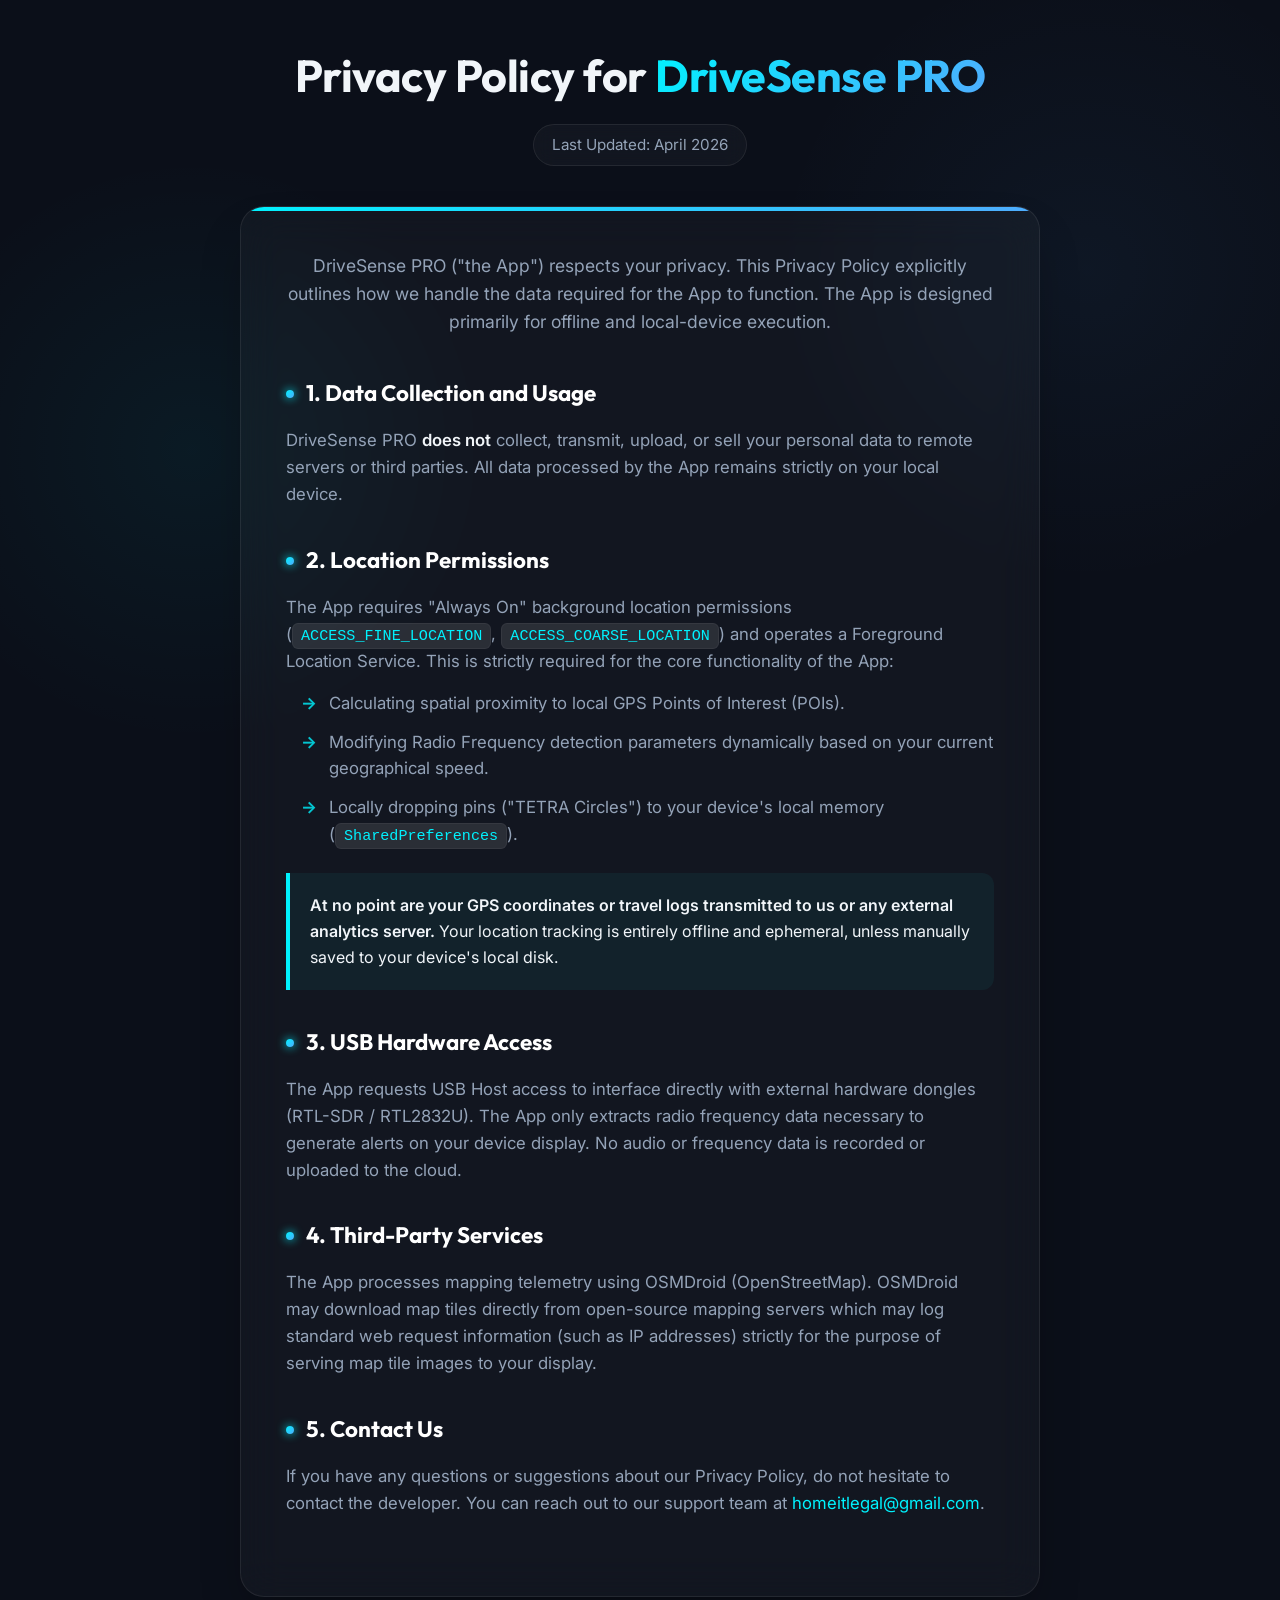
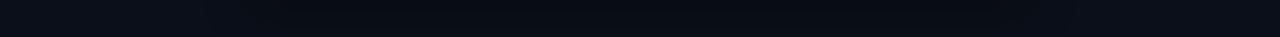
<file: privacy_policy.html>
<!DOCTYPE html>
<html lang="en">
<head>
    <meta charset="UTF-8">
    <meta name="viewport" content="width=device-width, initial-scale=1.0">
    <title>Privacy Policy | DriveSense PRO</title>
    <link href="https://fonts.googleapis.com/css2?family=Inter:wght@300;400;600&family=Outfit:wght@500;700&display=swap" rel="stylesheet">
    <style>
        :root {
            --bg-color: #0b0f19;
            --card-bg: rgba(255, 255, 255, 0.03);
            --card-border: rgba(255, 255, 255, 0.08);
            --text-primary: #f1f5f9;
            --text-secondary: #94a3b8;
            --accent-gradient: linear-gradient(135deg, #00f2fe 0%, #4facfe 100%);
            --accent-color: #00f2fe;
        }

        * {
            margin: 0;
            padding: 0;
            box-sizing: border-box;
        }

        body {
            font-family: 'Inter', sans-serif;
            background-color: var(--bg-color);
            color: var(--text-primary);
            line-height: 1.6;
            min-height: 100vh;
            display: flex;
            justify-content: center;
            padding: 40px 20px;
            background-image: 
                radial-gradient(circle at 15% 50%, rgba(0, 242, 254, 0.05), transparent 25%),
                radial-gradient(circle at 85% 30%, rgba(79, 172, 254, 0.05), transparent 25%);
            background-attachment: fixed;
        }

        .container {
            max-width: 800px;
            width: 100%;
        }

        header {
            text-align: center;
            margin-bottom: 40px;
            animation: fadeInDown 0.8s ease-out;
        }

        h1 {
            font-family: 'Outfit', sans-serif;
            font-size: 2.8rem;
            margin-bottom: 12px;
            letter-spacing: -0.5px;
        }

        .gradient-text {
            background: var(--accent-gradient);
            -webkit-background-clip: text;
            -webkit-text-fill-color: transparent;
            background-clip: text;
        }

        .last-updated {
            color: var(--text-secondary);
            font-size: 0.95rem;
            font-weight: 400;
            display: inline-block;
            padding: 8px 18px;
            background: var(--card-bg);
            border: 1px solid var(--card-border);
            border-radius: 30px;
            backdrop-filter: blur(10px);
        }

        .content-card {
            background: var(--card-bg);
            border: 1px solid var(--card-border);
            border-radius: 24px;
            padding: 45px;
            backdrop-filter: blur(20px);
            box-shadow: 0 25px 50px -12px rgba(0, 0, 0, 0.3);
            animation: fadeInUp 0.8s ease-out;
            position: relative;
            overflow: hidden;
        }
        
        .content-card::before {
            content: '';
            position: absolute;
            top: 0;
            left: 0;
            right: 0;
            height: 4px;
            background: var(--accent-gradient);
        }

        .intro {
            font-size: 1.1rem;
            color: var(--text-secondary);
            margin-bottom: 40px;
            text-align: center;
        }

        section {
            margin-bottom: 35px;
            transition: transform 0.3s ease;
        }
        
        section:hover {
            transform: translateX(4px);
        }

        h2 {
            font-family: 'Outfit', sans-serif;
            font-size: 1.4rem;
            color: #ffffff;
            margin-bottom: 15px;
            display: flex;
            align-items: center;
            gap: 12px;
        }

        h2::before {
            content: '';
            display: inline-block;
            width: 8px;
            height: 8px;
            background: var(--accent-gradient);
            border-radius: 50%;
            box-shadow: 0 0 10px var(--accent-color);
        }

        p {
            color: var(--text-secondary);
            margin-bottom: 15px;
            font-size: 1.05rem;
        }

        strong {
            color: var(--text-primary);
            font-weight: 600;
        }

        code {
            background-color: rgba(255, 255, 255, 0.1);
            color: var(--accent-color);
            padding: 3px 8px;
            border-radius: 6px;
            font-family: 'Courier New', monospace;
            font-size: 0.9em;
            border: 1px solid rgba(255, 255, 255, 0.05);
        }

        ul {
            list-style: none;
            margin-left: 15px;
            margin-bottom: 25px;
        }

        li {
            color: var(--text-secondary);
            margin-bottom: 12px;
            position: relative;
            padding-left: 28px;
            font-size: 1.05rem;
        }

        li::before {
            content: '→';
            position: absolute;
            left: 0;
            color: var(--accent-color);
            font-weight: bold;
            opacity: 0.8;
        }

        .highlight-box {
            background: rgba(0, 242, 254, 0.05);
            border-left: 4px solid var(--accent-color);
            padding: 20px;
            border-radius: 0 12px 12px 0;
            margin-top: 20px;
        }

        .highlight-box p {
            margin: 0;
            color: var(--text-primary);
            font-size: 1rem;
        }

        @keyframes fadeInDown {
            from { opacity: 0; transform: translateY(-30px); }
            to { opacity: 1; transform: translateY(0); }
        }

        @keyframes fadeInUp {
            from { opacity: 0; transform: translateY(40px); }
            to { opacity: 1; transform: translateY(0); }
        }

        @media (max-width: 600px) {
            .content-card {
                padding: 30px 20px;
            }
            h1 {
                font-size: 2.2rem;
            }
            h2 {
                font-size: 1.3rem;
            }
            body {
                padding: 20px 15px;
            }
        }
    </style>
</head>
<body>

    <div class="container">
        <header>
            <h1>Privacy Policy for <span class="gradient-text">DriveSense PRO</span></h1>
            <div class="last-updated">Last Updated: April 2026</div>
        </header>

        <div class="content-card">
            <p class="intro">DriveSense PRO ("the App") respects your privacy. This Privacy Policy explicitly outlines how we handle the data required for the App to function. The App is designed primarily for offline and local-device execution.</p>

            <section>
                <h2>1. Data Collection and Usage</h2>
                <p>DriveSense PRO <strong>does not</strong> collect, transmit, upload, or sell your personal data to remote servers or third parties. All data processed by the App remains strictly on your local device.</p>
            </section>

            <section>
                <h2>2. Location Permissions</h2>
                <p>The App requires "Always On" background location permissions (<code>ACCESS_FINE_LOCATION</code>, <code>ACCESS_COARSE_LOCATION</code>) and operates a Foreground Location Service. This is strictly required for the core functionality of the App:</p>
                <ul>
                    <li>Calculating spatial proximity to local GPS Points of Interest (POIs).</li>
                    <li>Modifying Radio Frequency detection parameters dynamically based on your current geographical speed.</li>
                    <li>Locally dropping pins ("TETRA Circles") to your device's local memory (<code>SharedPreferences</code>).</li>
                </ul>
                <div class="highlight-box">
                    <p><strong>At no point are your GPS coordinates or travel logs transmitted to us or any external analytics server.</strong> Your location tracking is entirely offline and ephemeral, unless manually saved to your device's local disk.</p>
                </div>
            </section>

            <section>
                <h2>3. USB Hardware Access</h2>
                <p>The App requests USB Host access to interface directly with external hardware dongles (RTL-SDR / RTL2832U). The App only extracts radio frequency data necessary to generate alerts on your device display. No audio or frequency data is recorded or uploaded to the cloud.</p>
            </section>

            <section>
                <h2>4. Third-Party Services</h2>
                <p>The App processes mapping telemetry using OSMDroid (OpenStreetMap). OSMDroid may download map tiles directly from open-source mapping servers which may log standard web request information (such as IP addresses) strictly for the purpose of serving map tile images to your display.</p>
            </section>

            <section>
                <h2>5. Contact Us</h2>
                <p>If you have any questions or suggestions about our Privacy Policy, do not hesitate to contact the developer. You can reach out to our support team at <a href="mailto:homeitlegal@gmail.com" style="color: var(--accent-color); text-decoration: none;">homeitlegal@gmail.com</a>.</p>
            </section>
        </div>
    </div>

</body>
</html>
</file>
